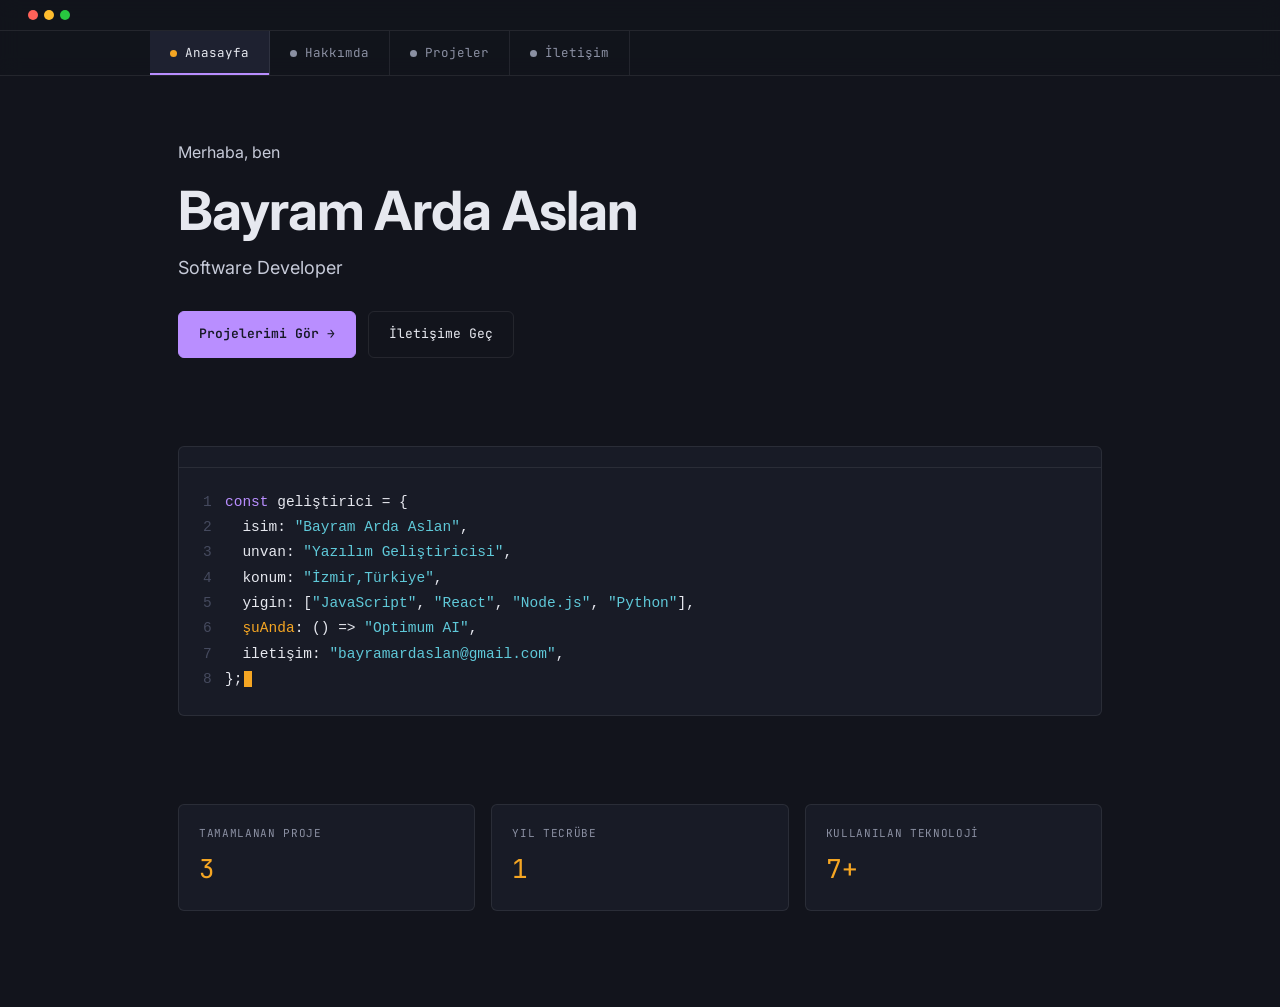
<file: index.html>
<!DOCTYPE html>
<html lang="tr">
<head>
<meta charset="UTF-8" />
<meta name="viewport" content="width=device-width, initial-scale=1.0" />
<title>Bayram Arda Aslan — Yazılım Geliştirici</title>
<meta name="description" content="Bayram Arda Aslan — İzmir merkezli yazılım geliştirici. Web ve mobil projeler geliştiriyor." />

<!-- SOSYAL MEDYA ÖNİZLEME (OG) ETİKETLERİ - LinkedIn'de düzgün görünmesi için şart -->
<meta property="og:title" content="Bayram Arda Aslan — Yazılım Geliştirici" />
<meta property="og:description" content="Kişisel portfolyo web sitem yayında! Projelerimi incelemek ve iletişime geçmek için tıklayın." />
<meta property="og:type" content="website" />

<link rel="preconnect" href="https://fonts.googleapis.com">
<link rel="preconnect" href="https://fonts.gstatic.com" crossorigin>
<link href="https://fonts.googleapis.com/css2?family=Inter:wght@400;500;600;700&family=JetBrains+Mono:wght@400;500;600&display=swap" rel="stylesheet">
<link rel="stylesheet" href="style.css">
</head>
<body>

<div class="editor-chrome">
  <div class="titlebar">
    <span class="dots"><span class="r"></span><span class="y"></span><span class="g"></span></span>
  </div>
  <nav class="tabs wrap" style="padding-left:0; padding-right:0;">
    <a href="index.html"><span class="dot-lang"></span>Anasayfa</a>
    <a href="hakkimda.html"><span class="dot-lang"></span>Hakkımda</a>
    <a href="projeler.html"><span class="dot-lang"></span>Projeler</a>
    <a href="iletisim.html"><span class="dot-lang"></span>İletişim</a>
  </nav>
</div>

<main>
  <div class="wrap">

    <section>
      <p>Merhaba, ben</p> <!-- class= hatası burada düzeltildi -->
      <h1>Bayram Arda Aslan</h1>
      <p style="margin-top:14px; font-size:18px;">Software Developer</p>

      <div class="btn-row">
        <a class="btn primary" href="projeler.html">Projelerimi Gör →</a>
        <a class="btn ghost" href="iletisim.html">İletişime Geç</a>
      </div>
    </section>

    <section class="reveal">
      <div class="code-block">
        <div class="cb-head">

        </div>
        <pre><span class="ln">1</span><span class="kw">const</span> geliştirici = {
<span class="ln">2</span>  isim: <span class="str">"Bayram Arda Aslan"</span>,
<span class="ln">3</span>  unvan: <span class="str">"Yazılım Geliştiricisi"</span>,
<span class="ln">4</span>  konum: <span class="str">"İzmir,Türkiye"</span>,
<span class="ln">5</span>  yigin: [<span class="str">"JavaScript"</span>, <span class="str">"React"</span>, <span class="str">"Node.js"</span>, <span class="str">"Python"</span>],
<span class="ln">6</span>  <span class="fn">şuAnda</span>: () =&gt; <span class="str">"Optimum AI"</span>,
<span class="ln">7</span>  iletişim: <span class="str">"bayramardaslan@gmail.com"</span>,
<span class="ln">8</span>};<span class="cursor"></span></pre>
      </div>
    </section>

    <section class="reveal">
      <div class="grid-3">
        <div class="card">
          <div class="k">Tamamlanan Proje</div>
          <div class="v">3</div>
        </div>
        <div class="card">
          <div class="k">Yıl Tecrübe</div>
          <div class="v">1</div>
        </div>
        <div class="card">
          <div class="k">Kullanılan Teknoloji</div>
          <div class="v">7+</div>
        </div>
      </div>
    </section>

  </div>
</main>

<script src="script.js"></script>
</body>
</html>
</file>
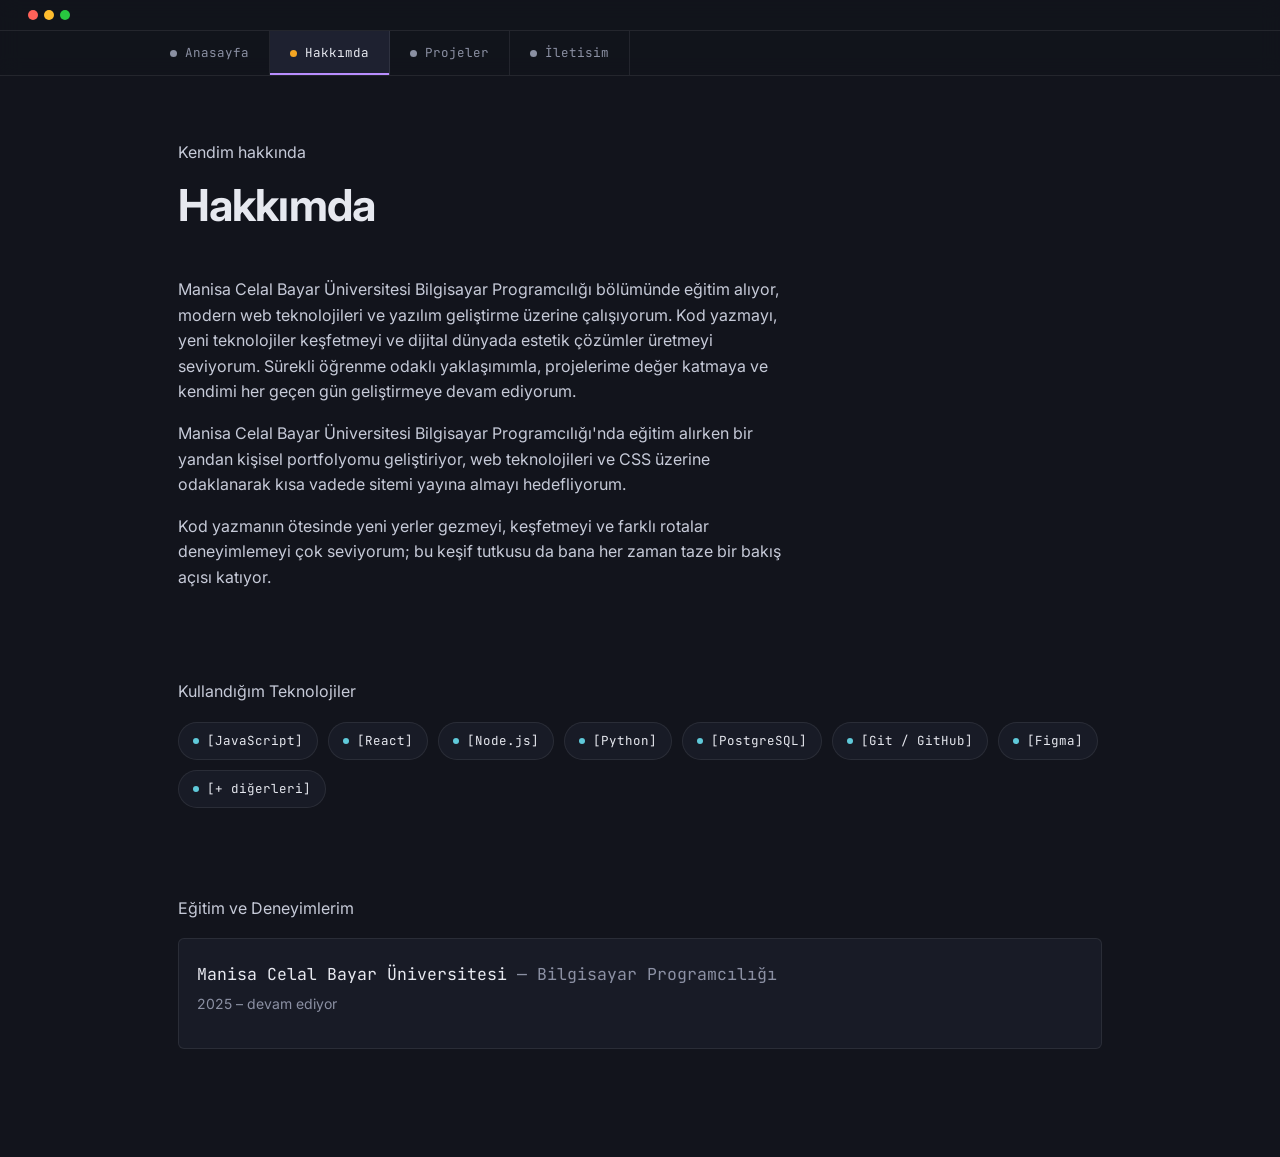
<file: hakkimda.html>
<!DOCTYPE html>
<html lang="tr">
<head>
<meta charset="UTF-8" />
<meta name="viewport" content="width=device-width, initial-scale=1.0" />
<title>Hakkımda — Bayram Arda Aslan</title>
<link rel="preconnect" href="https://fonts.googleapis.com">
<link rel="preconnect" href="https://fonts.gstatic.com" crossorigin>
<link href="https://fonts.googleapis.com/css2?family=Inter:wght@400;500;600;700&family=JetBrains+Mono:wght@400;500;600&display=swap" rel="stylesheet">
<link rel="stylesheet" href="style.css">
</head>
<body>

<div class="editor-chrome">
  <div class="titlebar">
    <span class="dots"><span class="r"></span><span class="y"></span><span class="g"></span></span>
  </div>
  <nav class="tabs wrap" style="padding-left:0; padding-right:0;">
    <a href="index.html"><span class="dot-lang"></span>Anasayfa</a>
    <a href="hakkimda.html"><span class="dot-lang"></span>Hakkımda</a>
    <a href="projeler.html"><span class="dot-lang"></span>Projeler</a>
    <a href="iletisim.html"><span class="dot-lang"></span>İletisim</a>
  </nav>
</div>

<main>
  <div class="wrap">

    <section class="page-head reveal">
      <p class=>Kendim hakkında</p>
      <h1 style="font-size:clamp(30px,5vw,44px);">Hakkımda</h1>
    </section>

    <section class="reveal">
      <p>Manisa Celal Bayar Üniversitesi Bilgisayar Programcılığı bölümünde eğitim alıyor, modern web teknolojileri ve yazılım geliştirme üzerine çalışıyorum. Kod yazmayı, yeni teknolojiler keşfetmeyi ve dijital dünyada estetik çözümler üretmeyi seviyorum. Sürekli öğrenme odaklı yaklaşımımla, projelerime değer katmaya ve kendimi her geçen gün geliştirmeye devam ediyorum.</p>
      <p>Manisa Celal Bayar Üniversitesi Bilgisayar Programcılığı'nda eğitim alırken bir yandan kişisel portfolyomu geliştiriyor, web teknolojileri ve CSS üzerine odaklanarak kısa vadede sitemi yayına almayı hedefliyorum.</p>
      <p>Kod yazmanın ötesinde yeni yerler gezmeyi, keşfetmeyi ve farklı rotalar deneyimlemeyi çok seviyorum; bu keşif tutkusu da bana her zaman taze bir bakış açısı katıyor.</p>
    </section>

    <section class="reveal">
      <p class=>Kullandığım Teknolojiler</p>
      <div class="skill-grid">
        <span class="skill"><span class="dot-lang"></span>[JavaScript]</span>
        <span class="skill"><span class="dot-lang"></span>[React]</span>
        <span class="skill"><span class="dot-lang"></span>[Node.js]</span>
        <span class="skill"><span class="dot-lang"></span>[Python]</span>
        <span class="skill"><span class="dot-lang"></span>[PostgreSQL]</span>
        <span class="skill"><span class="dot-lang"></span>[Git / GitHub]</span>
        <span class="skill"><span class="dot-lang"></span>[Figma]</span>
        <span class="skill"><span class="dot-lang"></span>[+ diğerleri]</span>
      </div>
    </section>

    <section class="reveal">
      <p class=>Eğitim ve Deneyimlerim</p>
      <div class="file-list">
        <div class="file" style="grid-template-columns:1fr;">
          <div>
            <p class="fname">Manisa Celal Bayar Üniversitesi <span class="ext">— Bilgisayar Programcılığı</span></p>
            <p class="fdesc">2025 – devam ediyor</p>
          </div>
      </div>
    </section>

  </div>
</main>

<script src="script.js"></script>
</body>
</html>
</file>
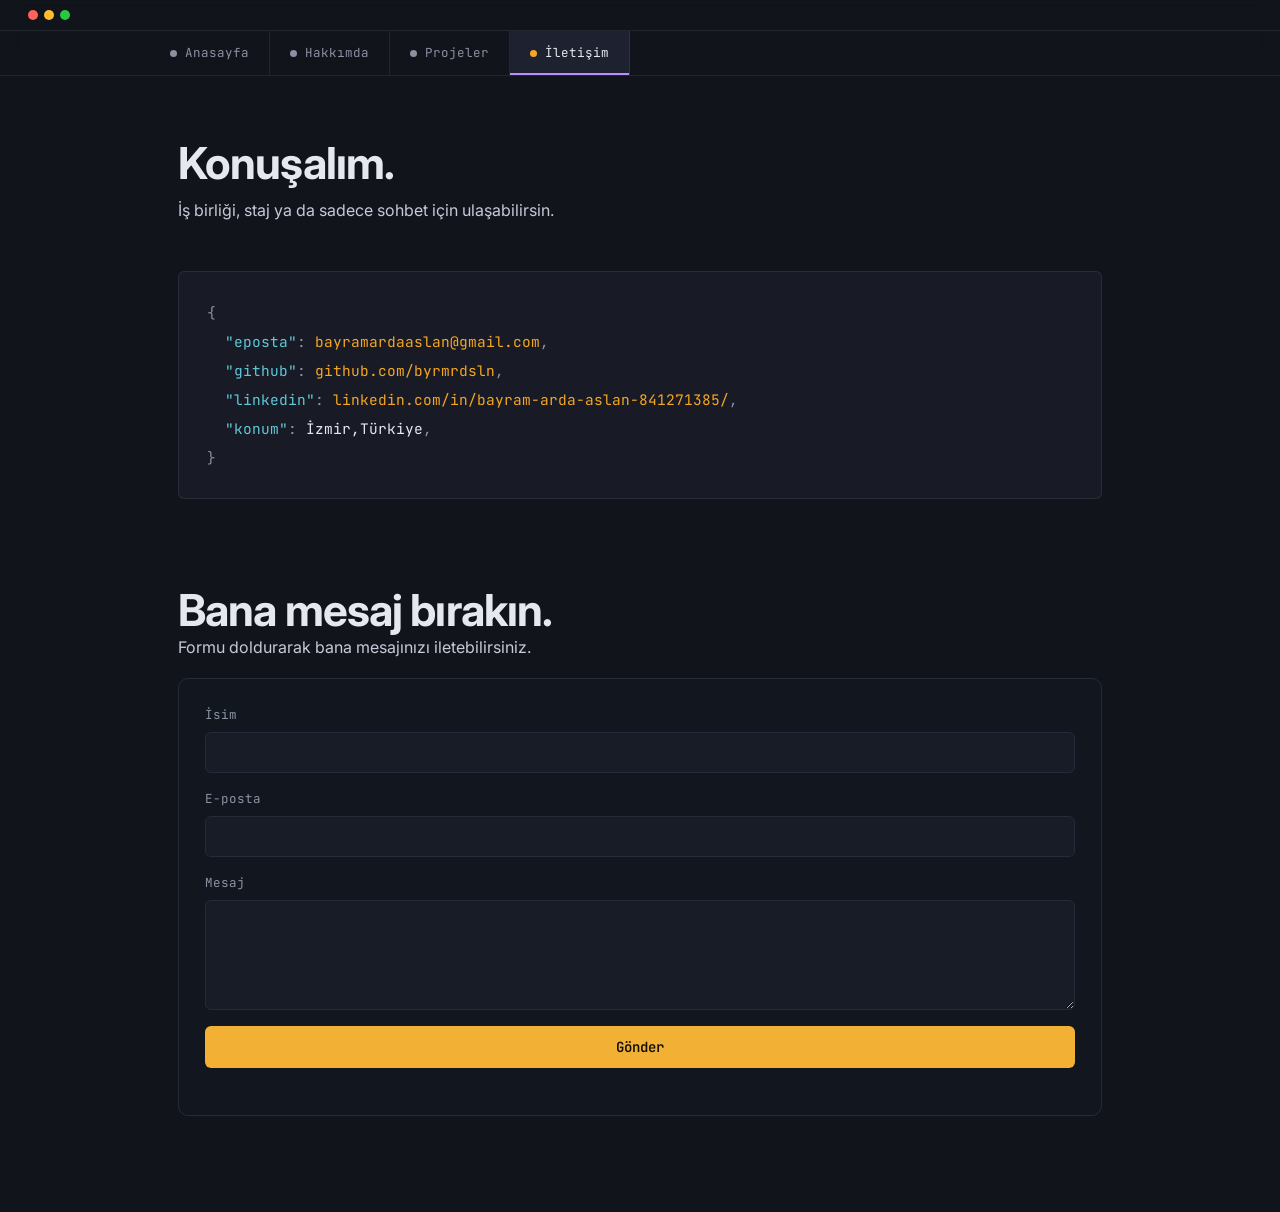
<file: iletisim.html>
<!DOCTYPE html>
<html lang="tr">
<head>
<meta charset="UTF-8" />
<meta name="viewport" content="width=device-width, initial-scale=1.0" />
<title>İletişim — Bayram Arda Aslan</title>
<link rel="preconnect" href="https://fonts.googleapis.com">
<link rel="preconnect" href="https://fonts.gstatic.com" crossorigin>
<link href="https://fonts.googleapis.com/css2?family=Inter:wght@400;500;600;700&family=JetBrains+Mono:wght@400;500;600&display=swap" rel="stylesheet">
<link rel="stylesheet" href="style.css">
</head>
<body>

<div class="editor-chrome">
  <div class="titlebar">
    <span class="dots"><span class="r"></span><span class="y"></span><span class="g"></span></span>
  </div>
  <nav class="tabs wrap" style="padding-left:0; padding-right:0;">
    <a href="index.html"><span class="dot-lang"></span>Anasayfa</a>
    <a href="hakkimda.html"><span class="dot-lang"></span>Hakkımda</a>
    <a href="projeler.html"><span class="dot-lang"></span>Projeler</a>
    <a href="iletisim.html"><span class="dot-lang"></span>İletişim</a>
  </nav>
</div>

<main>
  <div class="wrap">

    <section class="page-head reveal">
      <h1 style="font-size:clamp(30px,5vw,44px);">Konuşalım.</h1>
      <p style="margin-top:10px;">İş birliği, staj ya da sadece sohbet için ulaşabilirsin.</p>
    </section>

    <section class="reveal">
      <div class="json-card">
        <span class="p">{</span><br>
        &nbsp;&nbsp;<span class="k">"eposta"</span><span class="p">:</span> <a class="val" href="mailto:bayramardaaslan@gmail.com">bayramardaaslan@gmail.com</a><span class="p">,</span><br>
        &nbsp;&nbsp;<span class="k">"github"</span><span class="p">:</span> <a class="val" href="https://github.com/byrmrdsln" target="_blank" rel="noopener">github.com/byrmrdsln</a><span class="p">,</span><br>
        &nbsp;&nbsp;<span class="k">"linkedin"</span><span class="p">:</span> <a class="val" href="https://linkedin.com/in/bayram-arda-aslan-841271385" target="_blank" rel="noopener">linkedin.com/in/bayram-arda-aslan-841271385/</a><span class="p">,</span><br>
        &nbsp;&nbsp;<span class="k">"konum"</span><span class="p">:</span> <span class="val">İzmir,Türkiye</span><span class="p">,</span><br>
        <span class="p">}</span>
      </div>
    </section>

    <h1 style="font-size:clamp(30px,5vw,44px); margin-top: 40px;">Bana mesaj bırakın.</h1>
    <p>Formu doldurarak bana mesajınızı iletebilirsiniz.</p>
    
    <style>
.msg-form{
  background:#12161f; border:1px solid #242b39; border-radius:10px;
  padding:26px; display:flex; flex-direction:column; gap:16px; margin-top:18px;
  font-family:'Inter',sans-serif;
}
.msg-form .field{display:flex; flex-direction:column; gap:7px;}
.msg-form label{font-family:'JetBrains Mono',monospace; font-size:12.5px; color:#8b93a7;}
.msg-form input, .msg-form textarea{
  background:#171c27; border:1px solid #242b39; border-radius:6px;
  padding:11px 13px; color:#e7eaf1; font-family:'Inter',sans-serif; font-size:14.5px; outline:none;
  transition:border-color .15s;
}
.msg-form input:focus, .msg-form textarea:focus{border-color:#f2b134;}
.msg-form textarea{resize:vertical; min-height:110px;}
.msg-form button{
  font-family:'JetBrains Mono',monospace; font-size:14px; font-weight:600; padding:12px 18px;
  background:#f2b134; color:#151005; border:none; border-radius:6px; cursor:pointer;
  transition:transform .15s;
}
.msg-form button:hover{transform:translateY(-2px);}
#formResult{
  font-family:'JetBrains Mono',monospace; 
  font-size:13.5px; 
  margin-top:5px;
}
</style>

<form class="msg-form" id="msgForm">
  <!-- Web3Forms Access Key Alanı -->
  <input type="hidden" name="access_key" value="621b7489-3b59-4bcb-9601-458958ba2da6">

  <div class="field">
    <label for="name">İsim</label>
    <input type="text" id="name" name="name" required>
  </div>
  <div class="field">
    <label for="email">E-posta</label>
    <input type="email" id="email" name="email" required>
  </div>
  <div class="field">
    <label for="message">Mesaj</label>
    <textarea id="message" name="message" required></textarea>
  </div>
  
  <!-- Bot Koruması -->
  <input type="checkbox" name="botcheck" class="hidden" style="display: none;">

  <button type="submit" id="sendBtn">Gönder</button>
  <div id="formResult"></div>
</form>

<script>
const form = document.getElementById('msgForm');
const result = document.getElementById('formResult');
const sendBtn = document.getElementById('sendBtn');

form.addEventListener('submit', function(e) {
    e.preventDefault();
    const formData = new FormData(form);
    const object = Object.fromEntries(formData);
    const json = JSON.stringify(object);
    
    result.innerHTML = "Gönderiliyor...";
    result.style.color = "#f2b134";
    sendBtn.disabled = true;
    sendBtn.style.opacity = "0.7";

    fetch('https://api.web3forms.com/submit', {
            method: 'POST',
            headers: {
                'Content-Type': 'application/json',
                'Accept': 'application/json'
            },
            body: json
        })
        .then(async (response) => {
            let jsonResponse = await response.json();
            if (response.status == 200) {
                result.innerHTML = "Mesajınız başarıyla iletildi!";
                result.style.color = "#4ade80";
                form.reset();
            } else {
                result.innerHTML = jsonResponse.message || "Bir hata oluştu.";
                result.style.color = "#f87171";
            }
        })
        .catch(error => {
            console.log(error);
            result.innerHTML = "Bağlantı hatası, lütfen tekrar deneyin.";
            result.style.color = "#f87171";
        })
        .finally(() => {
            sendBtn.disabled = false;
            sendBtn.style.opacity = "1";
        });
});
</script>

  </div>
</main>

<script src="script.js"></script>
</body>
</html>
</file>
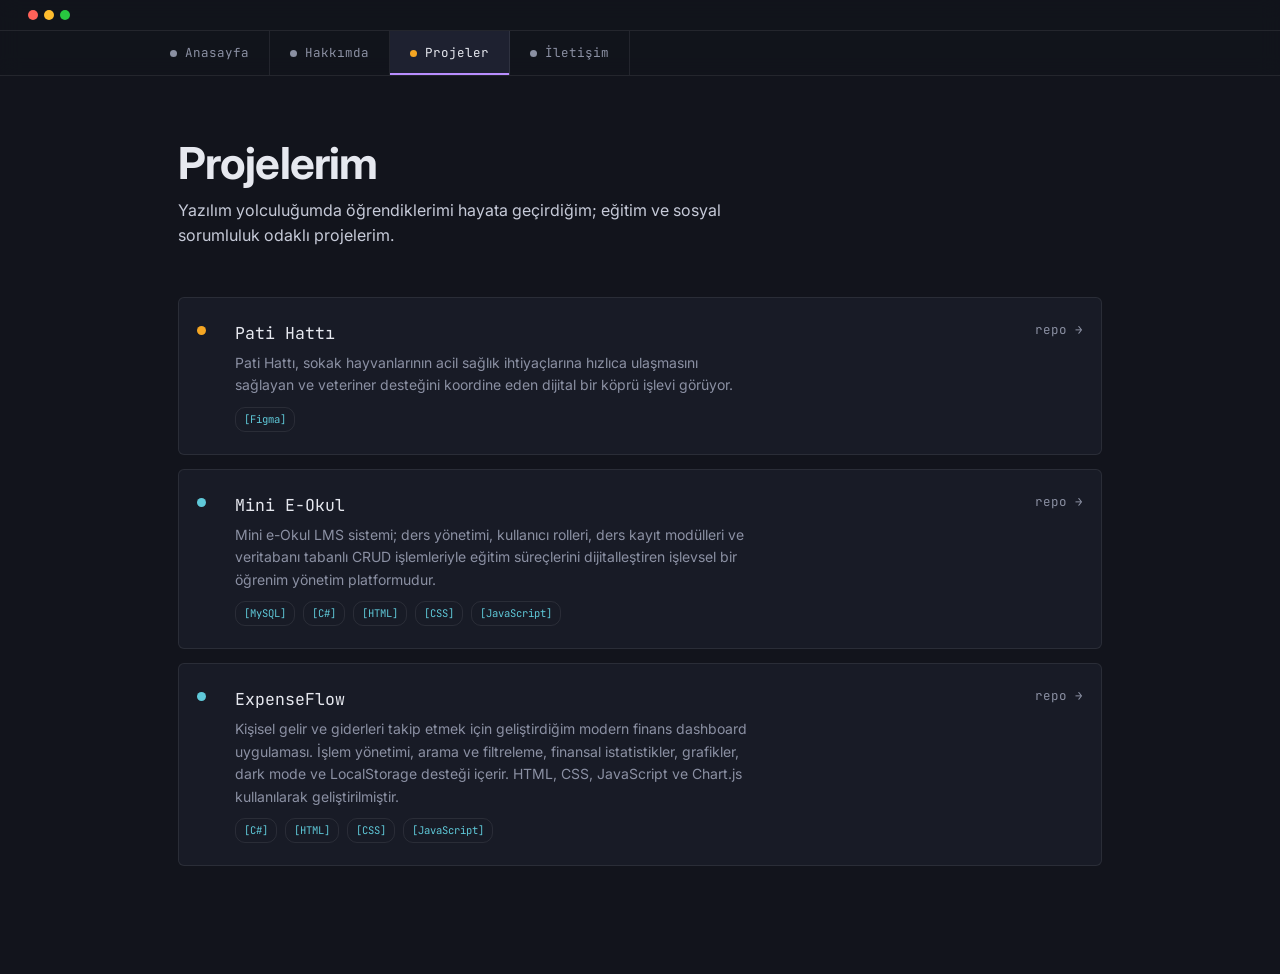
<file: projeler.html>
<!DOCTYPE html>
<html lang="tr">
<head>
<meta charset="UTF-8" />
<meta name="viewport" content="width=device-width, initial-scale=1.0" />
<title>Projeler — Bayram Arda Aslan</title>
<link rel="preconnect" href="https://fonts.googleapis.com">
<link rel="preconnect" href="https://fonts.gstatic.com" crossorigin>
<link href="https://fonts.googleapis.com/css2?family=Inter:wght@400;500;600;700&family=JetBrains+Mono:wght@400;500;600&display=swap" rel="stylesheet">
<link rel="stylesheet" href="style.css">
</head>
<body>

<div class="editor-chrome">
  <div class="titlebar">
    <span class="dots"><span class="r"></span><span class="y"></span><span class="g"></span></span>
  </div>
  <nav class="tabs wrap" style="padding-left:0; padding-right:0;">
    <a href="index.html"><span class="dot-lang"></span>Anasayfa</a>
    <a href="hakkimda.html"><span class="dot-lang"></span>Hakkımda</a>
    <a href="projeler.html"><span class="dot-lang"></span>Projeler</a>
    <a href="iletisim.html"><span class="dot-lang"></span>İletişim</a>
  </nav>
</div>

<main>
  <div class="wrap">

    <section class="page-head reveal">
      <h1 style="font-size:clamp(30px,5vw,44px);">Projelerim</h1>
      <p style="margin-top:10px;">Yazılım yolculuğumda öğrendiklerimi hayata geçirdiğim; eğitim ve sosyal sorumluluk odaklı projelerim.</p>
    </section>

    <section class="reveal">
      <div class="file-list">

        <a class="file" href="https://www.figma.com/design/TbGZwHO6THwijzltBHLUbh/Pati-Hatt%25C4%25B1?node-id=0-1&p=f&t=r93nKnEFkyNAFjeq-0" target="_blank" rel="noopener">
          <span class="dot-lang" style="background:var(--accent-2);"></span>
          <div>
            <p class="fname">Pati Hattı<span class="ext"></span></p>
            <p class="fdesc">Pati Hattı, sokak hayvanlarının acil sağlık ihtiyaçlarına hızlıca ulaşmasını sağlayan ve veteriner desteğini koordine eden dijital bir köprü işlevi görüyor.</p>
            <div class="ftags"><span>[Figma]</span></div>
          </div>
          <span class="flink">repo →</span>
        </a>

        <a class="file" href="https://github.com/byrmrdsln/mini-e-okul" target="_blank" rel="noopener">
          <span class="dot-lang" style="background:var(--accent-3);"></span>
          <div>
            <p class="fname">Mini E-Okul<span class="ext"></span></p>
            <p class="fdesc">Mini e-Okul LMS sistemi; ders yönetimi, kullanıcı rolleri, ders kayıt modülleri ve veritabanı tabanlı CRUD işlemleriyle eğitim süreçlerini dijitalleştiren işlevsel bir öğrenim yönetim platformudur.</p>
            <div class="ftags"><span>[MySQL]</span><span>[C#]</span><span>[HTML]</span><span>[CSS]</span><span>[JavaScript]</span></div>
          </div>
          <span class="flink">repo →</span>
        </a>

        <a class="file" href="https://github.com/byrmrdsln/expenseflow" target="_blank" rel="noopener">
          <span class="dot-lang" style="background:var(--accent-3);"></span>
          <div>
            <p class="fname">ExpenseFlow<span class="ext"></span></p>
            <p class="fdesc">Kişisel gelir ve giderleri takip etmek için geliştirdiğim modern finans dashboard uygulaması. İşlem yönetimi, arama ve filtreleme, finansal istatistikler, grafikler, dark mode ve LocalStorage desteği içerir.

HTML, CSS, JavaScript ve Chart.js kullanılarak geliştirilmiştir.
 </p>
            <div class="ftags"><span>[C#]</span><span>[HTML]</span><span>[CSS]</span><span>[JavaScript]</span></div>
          </div>
          <span class="flink">repo →</span>
        </a>

      </div>
    </section>

  </div>
</main>


<script src="script.js"></script>
</body>
</html>
</file>
<file: style.css>
:root{
  --bg: #12141C;
  --bg-panel: #181B26;
  --bg-panel-2: #1E2130;
  --text: #E6E8EF;
  --muted: #8B90A3;
  --line: rgba(255,255,255,0.08);
  --accent: #B98EFF;      /*mor*/
  --accent-2: #F5A623;    /*amber*/
  --accent-3: #5FC9D9;    /*turkuaz*/
  --danger: #FF6B6B;
  --radius: 6px;
  --mono: 'JetBrains Mono', 'IBM Plex Mono', monospace;
  --sans: 'Inter', -apple-system, sans-serif;
}

*{ box-sizing:border-box; }
html{ scroll-behavior:smooth; }
body{
  margin:0;
  background:var(--bg);
  color:var(--text);
  font-family:var(--sans);
  line-height:1.6;
  -webkit-font-smoothing:antialiased;
}
::selection{ background:var(--accent); color:#12141C; }
a{ color:inherit; text-decoration:none; }

.wrap{
  max-width:980px;
  margin:0 auto;
  padding:0 28px;
}

.editor-chrome{
  border-bottom:1px solid var(--line);
  background:rgba(18,20,28,0.9);
  backdrop-filter:blur(10px);
  position:sticky; top:0; z-index:50;
}
.titlebar{
  display:flex; align-items:center; gap:10px;
  padding:10px 28px;
  font-family:var(--mono);
  font-size:12px;
  color:var(--muted);
  border-bottom:1px solid var(--line);
}
.dots{ display:flex; gap:6px; }
.dots span{ width:10px; height:10px; border-radius:50%; display:inline-block; }
.dots .r{ background:#FF6259; }
.dots .y{ background:#FFBD2E; }
.dots .g{ background:#28C840; }
.titlebar .path{ margin-left:6px; }
.titlebar .path b{ color:var(--text); font-weight:500; }

.tabs{
  display:flex;
  overflow-x:auto;
}
.tabs a{
  font-family:var(--mono);
  font-size:12.5px;
  color:var(--muted);
  padding:12px 20px;
  border-right:1px solid var(--line);
  white-space:nowrap;
  display:flex; align-items:center; gap:8px;
  transition:background .15s ease, color .15s ease;
}
.tabs a .dot-lang{
  width:7px; height:7px; border-radius:50%; background:var(--muted);
}
.tabs a:hover{ background:var(--bg-panel); color:var(--text); }
.tabs a.active{
  background:var(--bg-panel-2);
  color:var(--text);
  box-shadow:inset 0 -2px 0 var(--accent);
}
.tabs a.active .dot-lang{ background:var(--accent-2); }


main{ padding:64px 0 96px; }
section{ margin-bottom:88px; }
section:last-child{ margin-bottom:0; }

.comment{
  font-family:var(--mono);
  font-size:13px;
  color:var(--muted);
  margin:0 0 14px;
}
.comment::before{ content:"// "; color:#4B5063; }

h1,h2,h3{ font-family:var(--sans); font-weight:700; letter-spacing:-.02em; margin:0; }
h1{ font-size:clamp(34px, 6vw, 54px); line-height:1.08; }
h2{ font-size:clamp(24px, 3.4vw, 32px); }
p{ color:#C6CAD8; font-size:16px; margin:0 0 16px; max-width:62ch; }

.kw{ color:var(--accent); }
.fn{ color:var(--accent-2); }
.str{ color:var(--accent-3); }


.code-block{
  background:var(--bg-panel);
  border:1px solid var(--line);
  border-radius:var(--radius);
  overflow:hidden;
  font-family:var(--mono);
  font-size:14.5px;
}
.code-block .cb-head{
  display:flex; justify-content:space-between; align-items:center;
  padding:10px 16px;
  border-bottom:1px solid var(--line);
  font-size:12px; color:var(--muted);
}
.code-block pre{
  margin:0; padding:22px 24px;
  overflow-x:auto;
  line-height:1.75;
}
.code-block .ln{
  display:inline-block; width:22px; color:#454A5E; user-select:none;
}
.cursor{
  display:inline-block; width:8px; height:1.1em; background:var(--accent-2);
  vertical-align:text-bottom; margin-left:2px;
  animation:blink 1s step-end infinite;
}
@keyframes blink{ 50%{ opacity:0; } }


.btn-row{ display:flex; gap:12px; margin-top:28px; flex-wrap:wrap; }
.btn{
  font-family:var(--mono);
  font-size:13px;
  padding:12px 20px;
  border-radius:var(--radius);
  border:1px solid var(--line);
  transition:all .2s ease;
  display:inline-flex; align-items:center; gap:8px;
}
.btn.primary{ background:var(--accent); border-color:var(--accent); color:#161826; font-weight:600; }
.btn.primary:hover{ opacity:.88; }
.btn.ghost{ color:var(--text); }
.btn.ghost:hover{ border-color:var(--accent); color:var(--accent); }


.grid-3{ display:grid; grid-template-columns:repeat(3,1fr); gap:16px; }
.card{
  background:var(--bg-panel);
  border:1px solid var(--line);
  border-radius:var(--radius);
  padding:20px;
}
.card .k{ font-family:var(--mono); font-size:11px; color:var(--muted); text-transform:uppercase; letter-spacing:.06em; }
.card .v{ font-family:var(--mono); font-size:26px; color:var(--accent-2); margin-top:6px; }

.skill-grid{ display:flex; flex-wrap:wrap; gap:10px; margin-top:18px; }
.skill{
  font-family:var(--mono);
  font-size:12.5px;
  padding:8px 14px;
  background:var(--bg-panel);
  border:1px solid var(--line);
  border-radius:20px;
  display:flex; align-items:center; gap:8px;
}
.skill .dot-lang{ width:6px; height:6px; border-radius:50%; background:var(--accent-3); }

/* ---------- Proje Kartları (dosya listesi) ---------- */
.file-list{ display:flex; flex-direction:column; gap:2px; }
.file{
  display:grid;
  grid-template-columns:22px 1fr auto;
  align-items:start;
  gap:16px;
  padding:22px 18px;
  background:var(--bg-panel);
  border:1px solid var(--line);
  border-radius:var(--radius);
  margin-bottom:12px;
  transition:border-color .2s ease, transform .2s ease;
}
.file:hover{ border-color:var(--accent); transform:translateX(3px); }
.file .dot-lang{ width:9px; height:9px; border-radius:50%; margin-top:6px; }
.file .fname{
  font-family:var(--mono);
  font-size:16.5px;
  color:var(--text);
  margin:0 0 6px;
}
.file .fname .ext{ color:var(--muted); }
.file .fdesc{ font-size:14px; color:var(--muted); margin:0 0 10px; max-width:58ch; }
.file .ftags{ display:flex; gap:8px; flex-wrap:wrap; }
.file .ftags span{
  font-family:var(--mono); font-size:10.5px; color:var(--accent-3);
  border:1px solid var(--line); padding:3px 8px; border-radius:10px;
}
.file .flink{
  font-family:var(--mono); font-size:12.5px; color:var(--muted);
  white-space:nowrap;
}
.file:hover .flink{ color:var(--accent-2); }


.json-card{
  background:var(--bg-panel);
  border:1px solid var(--line);
  border-radius:var(--radius);
  font-family:var(--mono);
  font-size:14.5px;
  padding:26px 28px;
  line-height:2;
}
.json-card .k{ color:var(--accent-3); }
.json-card .p{ color:var(--muted); }
.json-card a.val{ color:var(--accent-2); border-bottom:1px dotted transparent; }
.json-card a.val:hover{ border-color:var(--accent-2); }


.statusbar{
  border-top:1px solid var(--line);
  background:var(--bg-panel);
  font-family:var(--mono);
  font-size:11.5px;
  color:var(--muted);
}
.statusbar .wrap{
  display:flex; justify-content:space-between; align-items:center;
  padding:10px 28px;
  flex-wrap:wrap; gap:8px;
}
.statusbar .branch::before{ content:"⎇ "; color:var(--accent-3); }
.statusbar .ok{ color:#28C840; }


.page-head{ margin-bottom:48px; }
.page-head .comment{ margin-bottom:10px; }


.reveal{ opacity:0; transform:translateY(16px); transition:opacity .6s ease, transform .6s ease; }
.reveal.in{ opacity:1; transform:none; }
@media (prefers-reduced-motion: reduce){
  .reveal{ opacity:1; transform:none; transition:none; }
  .cursor{ animation:none; }
}


@media (max-width: 720px){
  .grid-3{ grid-template-columns:1fr; }
  .file{ grid-template-columns:18px 1fr; }
  .file .flink{ grid-column:2; margin-top:8px; }
  .code-block pre{ padding:18px; font-size:13px; }
}
</file>
